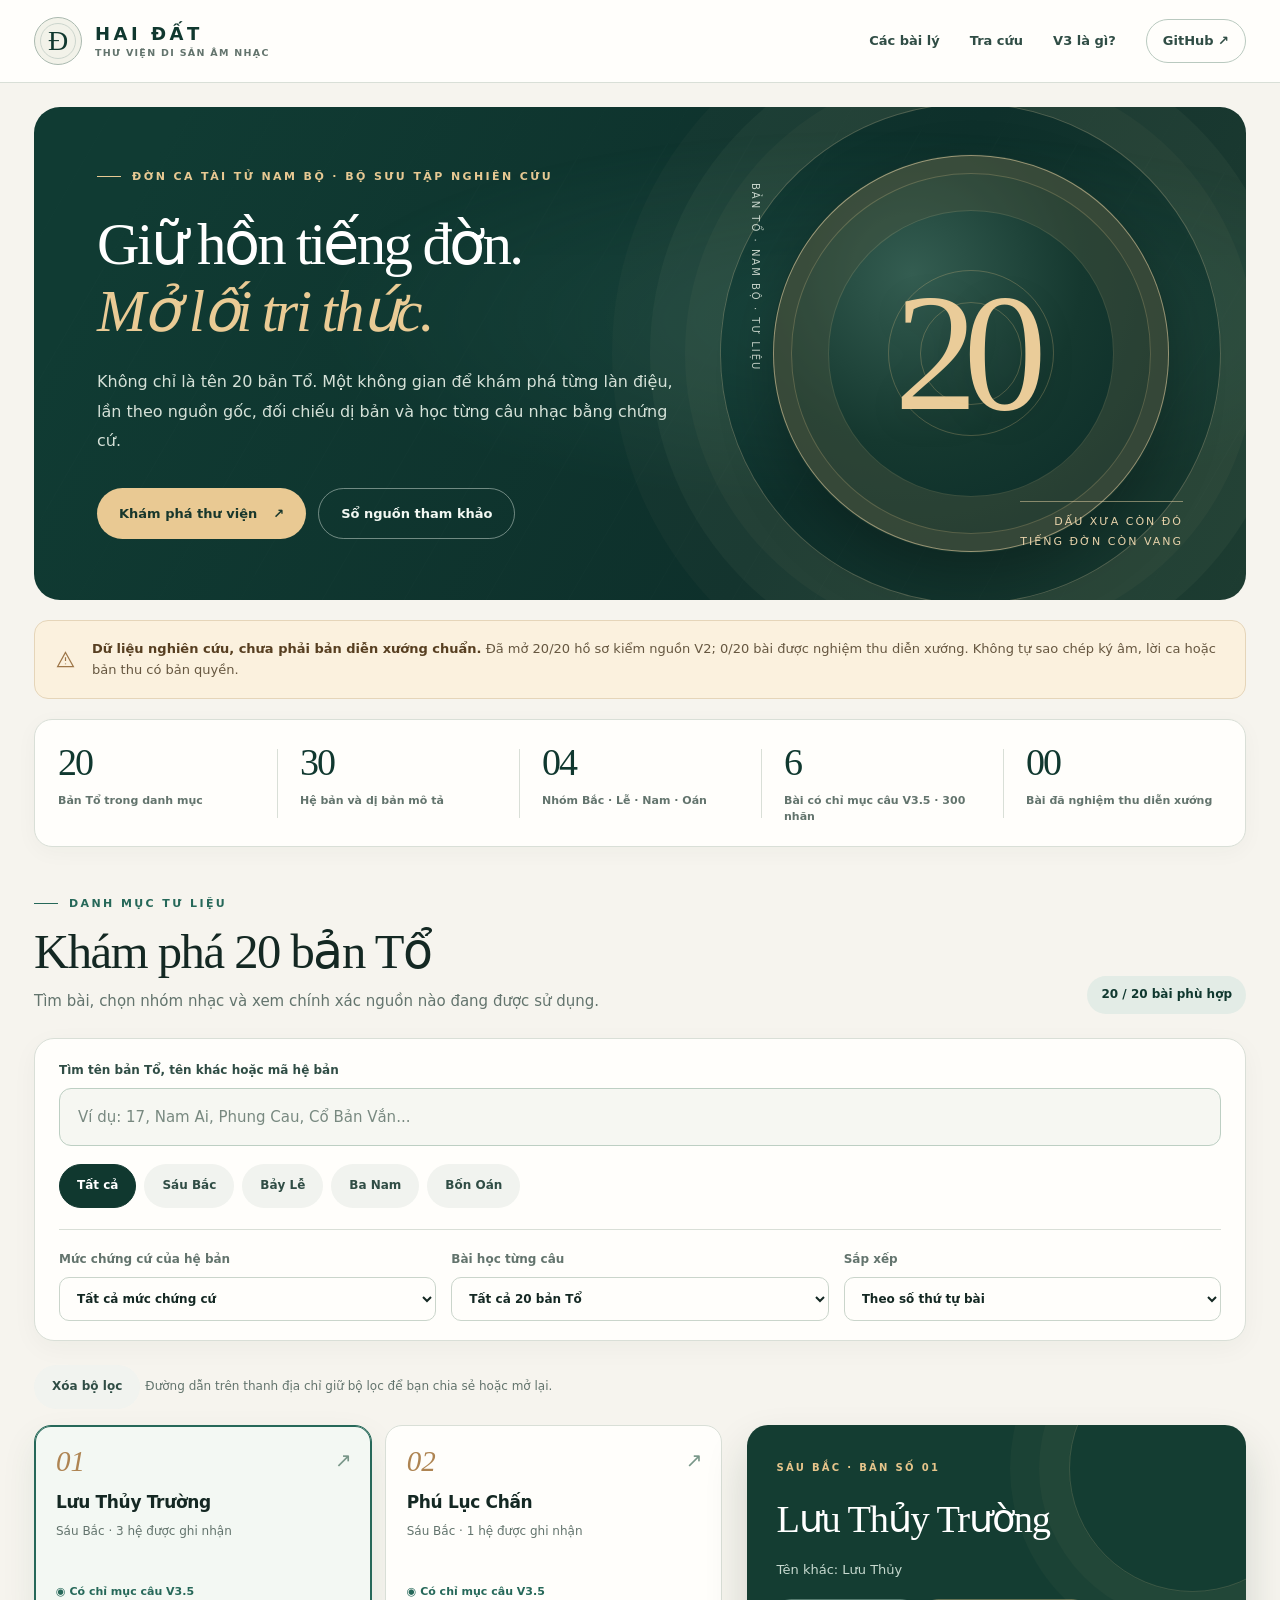
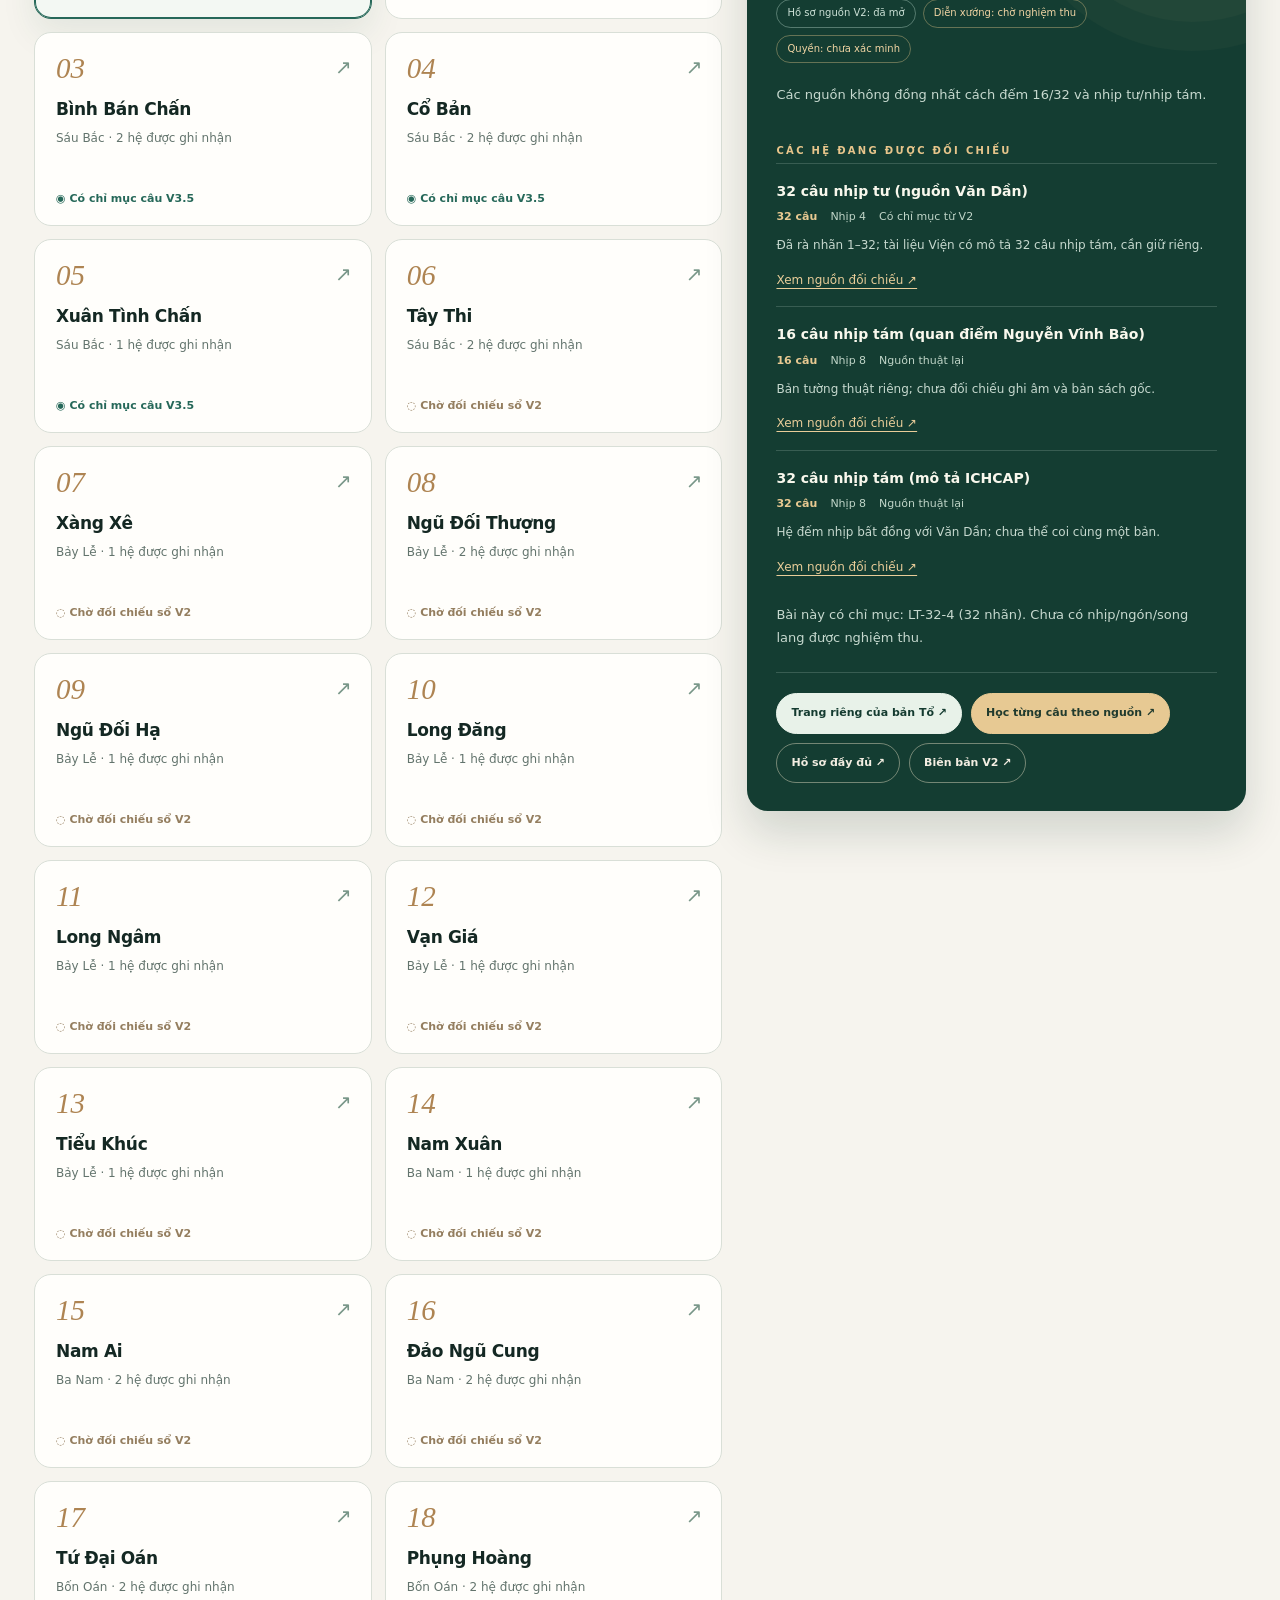
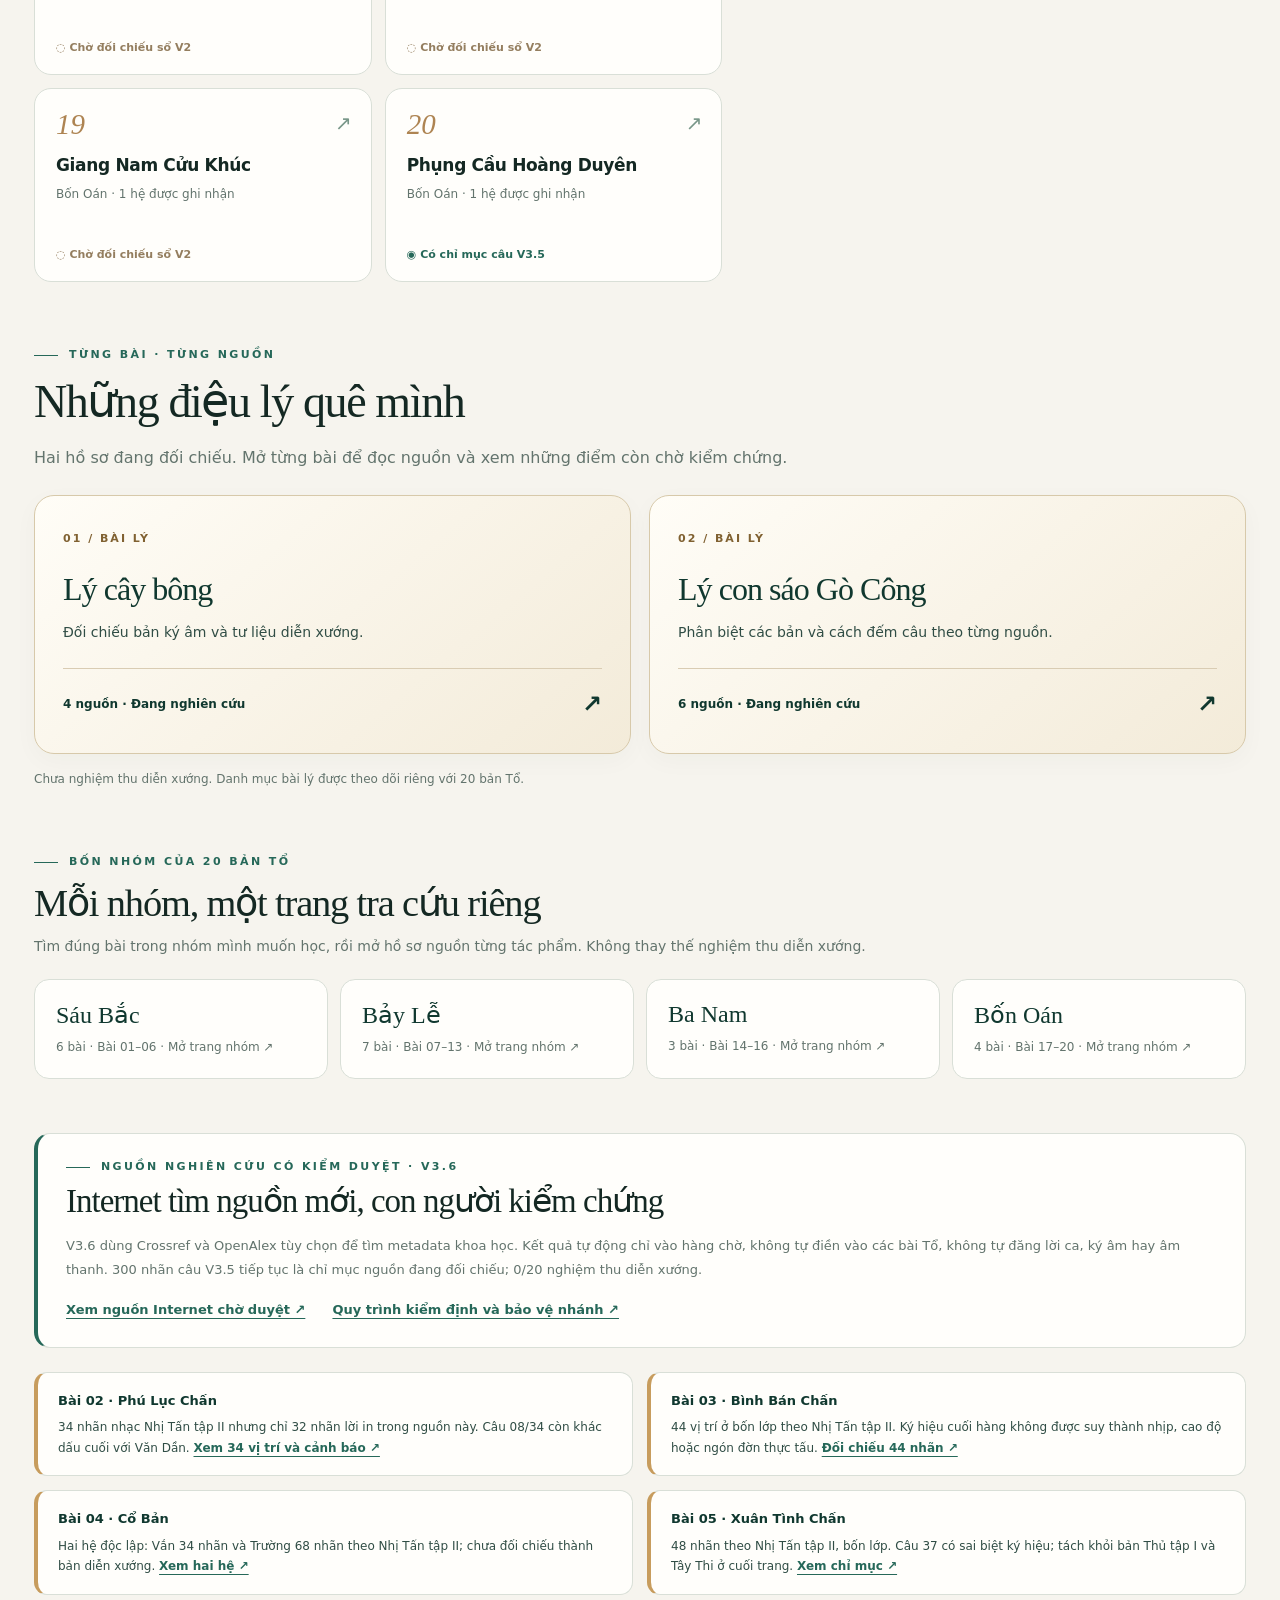
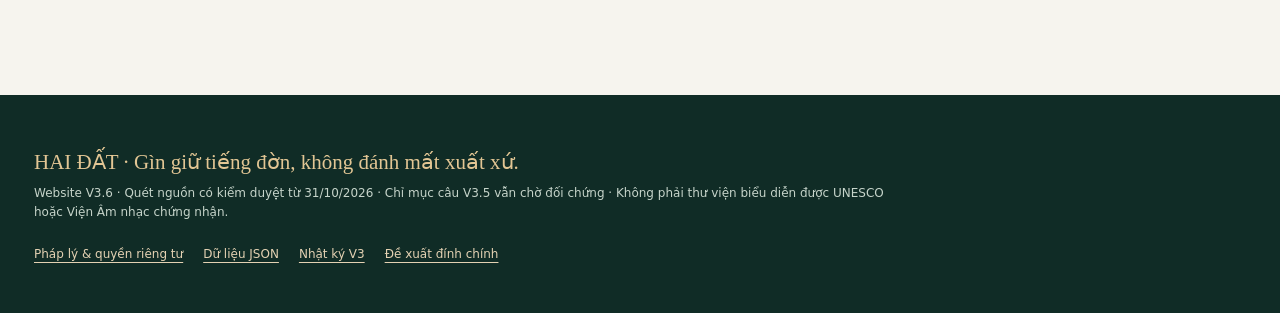
<file: web/v3/index.html>
<!doctype html>
<html lang="vi">
<head>
  <meta charset="utf-8">
  <meta name="viewport" content="width=device-width, initial-scale=1">
  <meta name="color-scheme" content="light">
  <meta name="theme-color" content="#f6f4ee">
  <meta name="description" content="HAI ĐẤT V3 — Tra cứu 20 bản Tổ Đờn ca tài tử Nam Bộ, có nguồn, dị bản và mức kiểm chứng rõ ràng.">
  <title>HAI ĐẤT V3.6 · Thư viện 20 bản Tổ</title>
  <style>

/* HAI ĐẤT / Heritage Editorial — V3.2 design system. Pure CSS, zero third-party assets. */
:root{
  color-scheme:light;
  --paper:#f6f4ee;--surface:#fffefb;--surface-2:#f0eee6;
  --ink:#142823;--ink-soft:#304d45;--muted:#63746d;--line:#d9dfd7;
  --forest:#10382f;--forest-2:#17483c;--jade:#266859;
  --gold:#c79c5d;--gold-light:#e7c993;--gold-wash:#fbf1de;
  --danger:#8c4c3d;--shadow:0 16px 40px rgba(17,51,40,.07);
  --radius:20px
}
*{box-sizing:border-box}
html{scroll-behavior:smooth;scroll-padding-top:100px}
body{margin:0;min-width:280px;background:var(--paper);color:var(--ink);font:16px/1.65 system-ui,-apple-system,"Segoe UI",sans-serif;-webkit-font-smoothing:antialiased}
button,input,select{font:inherit}
button{cursor:pointer}
a{color:var(--jade);text-underline-offset:4px}
a:hover{color:#153e32}
:focus-visible{outline:3px solid var(--gold);outline-offset:4px}
::selection{color:#fff;background:var(--jade)}
.container{max-width:1280px;margin:auto;padding:0 34px}
.top{background:rgba(255,254,251,.96);border-bottom:1px solid var(--line);position:sticky;top:0;z-index:30;backdrop-filter:blur(18px)}
.top-inner{display:flex;align-items:center;justify-content:space-between;gap:22px;min-height:82px}
.brand{display:inline-flex;gap:13px;align-items:center;text-decoration:none;color:var(--forest);flex-shrink:0}
.mark{display:grid;place-items:center;width:48px;height:48px;border-radius:50%;border:1px solid #aab9af;position:relative;background:#f2f2e9;color:var(--forest);font:500 28px Georgia,serif}
.mark:after{content:"";position:absolute;inset:5px;border:1px solid #ccd5cd;border-radius:50%}
.brand strong{display:block;font-size:18px;letter-spacing:3.5px;line-height:1.3;font-weight:800}
.brand small{display:block;color:var(--muted);letter-spacing:1.3px;font-weight:650;font-size:9.5px;line-height:1.45}
.top-links{display:flex;align-items:center;gap:30px}
.top-links a{color:var(--ink-soft);text-decoration:none;font-size:13px;font-weight:650}
.top-links a:hover{color:var(--jade)}
.top-links a:last-child{border:1px solid #b9c9bf;padding:10px 16px;border-radius:100px}
.hero{position:relative;display:grid;grid-template-columns:minmax(0,1fr) minmax(270px,.66fr);gap:20px;margin:31px 0 0;padding:76px 5.2%;min-height:520px;border-radius:26px;overflow:hidden;background:linear-gradient(118deg,#103b33 10%,#0e302b 65%,#18382e 100%);color:#fff}
.hero:before{content:"";position:absolute;inset:0;opacity:.24;pointer-events:none;background:radial-gradient(ellipse at 69% 43%,#3d806f 0,transparent 48%),repeating-linear-gradient(120deg,transparent 0,transparent 69px,rgba(222,239,219,.05) 70px,transparent 71px)}
.hero-copy{z-index:2;align-self:center;position:relative}
.eyebrow{display:flex;align-items:center;gap:11px;color:var(--jade);font-size:11px;font-weight:800;letter-spacing:2.4px;text-transform:uppercase}
.eyebrow:before{content:"";display:block;height:1px;width:24px;background:currentColor}
.hero .eyebrow{color:var(--gold-light)}
h1,h2,h3{font-family:Georgia,"Times New Roman",serif;font-weight:500;line-height:1.14;letter-spacing:-.03em}
h1{font-size:clamp(44px,5.1vw,78px);max-width:800px;letter-spacing:-.045em;margin:25px 0 22px}
.hero h1 em{font-weight:400;color:#eacb95;font-style:italic}
.hero p{max-width:580px;color:#d5e1d8;font-size:16px;line-height:1.85;margin:0 0 32px}
.hero-actions{display:flex;align-items:center;flex-wrap:wrap;gap:12px}
.primary,.secondary{display:inline-flex;gap:16px;align-items:center;justify-content:center;min-height:51px;padding:12px 22px;text-decoration:none;border-radius:100px;font-size:13px;font-weight:750;transition:transform .2s ease,background .2s ease,border-color .2s ease}
.primary{background:#e9c993;color:#18372c}
.primary:hover{color:#18372c;background:#f4dba9;transform:translateY(-2px)}
.secondary{border:1px solid rgba(228,239,230,.46);color:#f3f8f3}
.secondary:hover{border-color:#edd7b5;color:#fff;transform:translateY(-2px)}
.hero-art{position:relative;min-height:300px;align-self:stretch;display:grid;place-items:center;isolation:isolate}
.hero-art:before{content:"";position:absolute;width:min(39vw,520px);height:min(39vw,520px);border:1px solid rgba(232,211,166,.29);border-radius:50%;box-shadow:0 0 0 35px rgba(232,211,166,.03),0 0 0 70px rgba(232,211,166,.04),0 0 0 108px rgba(232,211,166,.025);transform:rotate(-17deg)}
.art-disc{display:grid;place-items:center;aspect-ratio:1;width:min(31vw,408px);border-radius:50%;background:radial-gradient(circle at 35% 30%,#345d51 0,#15382f 45%,#0c2d29 80%);border:1px solid rgba(238,211,162,.6);box-shadow:0 0 0 1px #15352c,inset 0 0 0 17px rgba(11,40,34,.44),inset 0 0 0 18px rgba(237,199,137,.24),inset 0 0 0 54px rgba(11,40,34,.33),inset 0 0 0 55px rgba(237,199,137,.18),0 22px 55px rgba(0,0,0,.25);position:relative}
.art-disc:before,.art-disc:after{content:"";position:absolute;border-radius:50%;border:1px solid rgba(237,199,137,.25)}
.art-disc:before{inset:29%}.art-disc:after{inset:37%}
.art-disc strong{font:500 clamp(92px,13vw,190px)/1 Georgia,serif;letter-spacing:-14px;color:#eacc99;text-shadow:0 6px 35px rgba(0,0,0,.15);margin-right:15px}
.art-corner{position:absolute;bottom:0;right:0;padding:10px 0 0;border-top:1px solid rgba(232,211,166,.5);color:#e7d2aa;font:11px/1.8 system-ui,sans-serif;text-transform:uppercase;letter-spacing:2px;text-align:right}
.art-axis{position:absolute;top:7%;left:-3%;font-size:10px;letter-spacing:2px;writing-mode:vertical-rl;color:#c9d6cc;text-transform:uppercase}
.notice{display:flex;align-items:center;gap:17px;max-width:100%;margin:28px 0 26px;padding:17px 21px;border-radius:14px;border:1px solid #e5d5b9;background:var(--gold-wash);font-size:13px;color:#665740}
.notice svg{flex-shrink:0;stroke:#9d7648}
.notice strong{display:inline;color:#573f21;font-weight:800}
.stats{display:grid;grid-template-columns:repeat(5,minmax(0,1fr));gap:0;margin:0 0 100px;background:var(--surface);border:1px solid var(--line);border-radius:18px;overflow:hidden;box-shadow:0 5px 22px rgba(24,54,38,.035)}
.stat{padding:25px 23px;min-width:0;position:relative}
.stat:not(:first-child):before{content:"";height:55%;width:1px;background:var(--line);position:absolute;left:0;top:23%}
.stat strong{display:block;font:500 38px/1.18 Georgia,serif;color:var(--forest);letter-spacing:-2px}
.stat span{display:block;margin-top:8px;font-size:11px;line-height:1.5;color:var(--muted);font-weight:650}
.intro{display:flex;align-items:end;justify-content:space-between;gap:22px;margin:0 0 24px}
.intro h2{margin:12px 0 9px;font-size:clamp(35px,3.8vw,54px)}
.intro p{margin:0;color:var(--muted);font-size:15px}
.hint{color:var(--muted);font-size:12px}
#result-count{background:#e3ece6;border-radius:100px;padding:9px 14px;font-weight:700;color:var(--forest);white-space:nowrap}
.controls{background:var(--surface);border:1px solid var(--line);border-radius:20px;padding:22px 24px 19px;margin-bottom:24px;box-shadow:0 7px 27px rgba(24,54,38,.04)}
.controls>label{display:block;margin-bottom:7px;font-size:12px;font-weight:700;color:var(--ink-soft)}
.search{display:block;width:100%;background:#f6f7f2;color:var(--ink);border:1px solid #bdcfc3;border-radius:12px;padding:16px 18px;outline:none;font-size:15px}
.search::placeholder{color:#788980}
.search:focus-visible{border-color:var(--jade);box-shadow:0 0 0 3px rgba(37,102,83,.13)}
.tabs{display:flex;gap:8px;flex-wrap:wrap;margin:18px 0 0}
.tab{padding:10px 17px;background:#f1f3ef;border:1px solid transparent;border-radius:100px;color:var(--ink-soft);font-size:12px;font-weight:700;transition:background .2s,border-color .2s}
.tab:hover{background:#e4ece5}
.tab[aria-pressed="true"]{background:var(--forest);color:white;border-color:var(--forest)}
.advanced{display:grid;grid-template-columns:repeat(3,minmax(0,1fr));gap:15px;margin-top:21px;border-top:1px solid var(--line);padding-top:20px}
.advanced label{display:flex;flex-direction:column;gap:7px;min-width:0;color:var(--muted);font-size:12px;font-weight:700}
.advanced select{width:100%;min-width:0;color:var(--ink);background:var(--surface);border:1px solid #cad5cb;border-radius:10px;padding:12px 13px;font-size:12px;font-weight:600}
.layout{display:grid;grid-template-columns:minmax(0,1.16fr) minmax(350px,.84fr);align-items:start;gap:25px}
.pieces{display:grid;grid-template-columns:repeat(2,minmax(0,1fr));gap:13px}
.piece{min-width:0;min-height:194px;padding:21px 21px 18px;border-radius:17px;border:1px solid var(--line);background:var(--surface);color:var(--ink);text-align:left;display:flex;flex-direction:column;gap:8px;position:relative;transition:border-color .2s,transform .2s,box-shadow .2s}
.piece:hover{border-color:#9cb8a8;transform:translateY(-2px);box-shadow:0 12px 30px rgba(26,64,50,.07)}
.piece[aria-pressed="true"]{border-color:var(--jade);background:#f3f8f3;box-shadow:inset 0 0 0 1px var(--jade),0 15px 35px rgba(23,80,55,.085)}
.piece:after{content:"↗";font-size:20px;position:absolute;right:19px;top:18px;color:#789688;transition:transform .2s}
.piece:hover:after{transform:translate(2px,-2px);color:var(--jade)}
.piece .num{font:italic 500 29px/1 Georgia,serif;color:#ae8452;margin:0 0 7px}
.piece strong{font-size:17px;font-weight:750;line-height:1.35;letter-spacing:-.02em;padding-right:14px}
.piece small{font-size:12px;line-height:1.5;color:var(--muted)}
.piece .piece-status{margin-top:auto;color:var(--jade);font-size:11px;font-weight:750}
.piece .piece-status.pending{color:#947e5f}
.detail{background:#143d32;color:#eef7ef;border-radius:21px;padding:28px 29px;position:sticky;top:102px;box-shadow:0 22px 43px rgba(19,51,39,.16);overflow:hidden}
.detail:before{content:"";position:absolute;right:-70px;top:-80px;width:245px;height:245px;border:1px solid rgba(227,203,149,.19);border-radius:50%;box-shadow:0 0 0 30px rgba(227,203,149,.035),0 0 0 59px rgba(227,203,149,.035);pointer-events:none}
.detail>*{position:relative}
.detail .tag{display:inline-block;text-transform:uppercase;letter-spacing:2.3px;font-size:10px;color:#e7c58b;font-weight:800}
.detail h3{font-size:clamp(28px,3vw,39px);margin:17px 0 17px;line-height:1.16;color:#fff}
.detail p{font-size:13px;color:#c7d9cf;margin:10px 0 18px;line-height:1.78}
.pills{display:flex;flex-wrap:wrap;gap:7px;margin:14px 0 20px}
.pill{font-size:10px;color:#f0d4a3;border:1px solid rgba(232,200,140,.39);padding:5px 10px;border-radius:100px}
.pill.neutral{color:#cce1d6;border-color:rgba(202,233,219,.36)}
.variant{padding:18px 0 14px;border-top:1px solid rgba(219,236,224,.18)}
.variant strong{font-size:14px;display:block;color:#f9f8ed;line-height:1.4}
.variant p{font-size:12px;margin:9px 0}
.variant .meta{display:flex;flex-wrap:wrap;gap:8px 13px;color:#c0d5c8;font-size:11px;margin-top:7px}
.variant .meta b{color:#e9ca92}
.variant a{display:inline-flex;font-size:12px;color:#e9cd99;text-underline-offset:4px;margin-top:4px}
.detail-links{display:flex;flex-wrap:wrap;gap:9px;border-top:1px solid rgba(219,236,224,.18);padding-top:20px;margin-top:23px}
.detail-links a{display:inline-flex;align-items:center;justify-content:center;border:1px solid rgba(233,224,198,.45);border-radius:100px;padding:10px 14px;color:#f3eee2;font-size:11px;font-weight:750;text-decoration:none}
.detail-links a:hover{background:rgba(255,255,255,.09);color:white}
.detail-links a.study-link{background:var(--gold-light);color:#213b2e;border-color:var(--gold-light)}
.detail-links a.piece-page-link{background:#e8f2e9;color:#143b30;border-color:#e8f2e9}
.empty{grid-column:1/-1;background:var(--surface);border:1px dashed #bac9ba;padding:30px;border-radius:14px;color:var(--muted);font-size:13px}
footer{margin-top:100px;padding:55px 0 48px;background:#102c26;color:#c6d4ca}
footer .container{display:grid;gap:8px}
footer strong{color:#e2c694;font:500 21px Georgia,serif}
footer p{margin:0;font-size:12px;max-width:850px}
.footer-links{display:flex;flex-wrap:wrap;gap:20px;margin-top:14px}
.footer-links a{color:#e4d2b3;font-size:12px}
@media(max-width:1060px){
  .hero{grid-template-columns:minmax(0,1fr) minmax(250px,.52fr);padding:55px 45px}
  .layout{grid-template-columns:minmax(0,1.2fr) minmax(310px,.8fr);gap:16px}
  .pieces{gap:10px}.detail{padding:23px}
}
@media(max-width:960px){
  .layout{grid-template-columns:1fr}.detail{position:relative;top:auto}
  .stats{grid-template-columns:repeat(3,1fr)}.stat:nth-child(4):before{display:none}
  .hero{grid-template-columns:1fr minmax(175px,.44fr);padding:55px 34px;min-height:440px}
  .hero-art{min-height:250px}
  .art-disc{width:min(100%,235px)}.art-disc strong{font-size:clamp(72px,11vw,120px)}
}
@media(max-width:700px){
  .container{padding:0 18px}.top-inner{min-height:70px}
  .top-links{gap:16px}.top-links a{font-size:11px}.top-links a:nth-child(2){display:none}
  .brand strong{font-size:16px}.brand small{font-size:8px}.mark{width:39px;height:39px;font-size:24px}
  .hero{grid-template-columns:1fr;gap:0;margin:16px 0 0;padding:40px 26px 28px;min-height:0;border-radius:18px}
  .hero h1{font-size:clamp(39px,9vw,60px);margin:18px 0}
  .hero p{font-size:14px;line-height:1.7}.hero-art{display:none}
  .notice{margin:20px 0;padding:14px 16px;align-items:start;font-size:12px}
  .stats{grid-template-columns:repeat(2,1fr);margin-bottom:66px}
  .stat{padding:18px}.stat:before{display:none}.stat:nth-child(odd){border-right:1px solid var(--line)}
  .stat:nth-child(n+3){border-top:1px solid var(--line)}
  .stat strong{font-size:32px}.stat span{font-size:11px}
  .advanced{grid-template-columns:1fr;gap:12px}
  .intro{display:block}.intro h2{font-size:40px}
  #result-count{display:inline-flex;margin-top:13px}
  .controls{padding:18px}.tabs{gap:5px}.tab{padding:9px 12px}
  .pieces{grid-template-columns:repeat(2,minmax(0,1fr))}.piece{min-height:173px;padding:16px}
  .piece strong{font-size:14px}.piece .num{font-size:23px}
  .detail{padding:24px}.detail-links a{min-height:42px}
  footer{margin-top:65px;padding:42px 0}
}
@media(max-width:560px){
  .container{padding:0 16px}.top-inner{gap:10px}.top-links{gap:8px}.top-links a:first-child{display:none}.top-links a:last-child{padding:8px 10px}
  .hero{padding:35px 23px 29px}.hero h1{font-size:clamp(38px,10vw,49px)}
  .hero .eyebrow{font-size:9px;letter-spacing:1.6px}
  .hero-actions{gap:9px}.primary,.secondary{padding:11px 17px;font-size:12px}
  .intro h2{font-size:36px}
  .pieces{grid-template-columns:1fr}.piece{min-height:136px;padding:19px 21px;gap:6px}
  .piece strong{font-size:17px}.piece small{font-size:12px}
  .piece .num{margin-bottom:0}
  .detail{padding:24px 20px}
}
@media(prefers-reduced-motion:reduce){
  *,*:before,*:after{scroll-behavior:auto!important;transition:none!important;animation:none!important}
}

  
.group-directory{margin:-65px 0 75px}
.group-directory h2{font-size:clamp(28px,3vw,39px);margin:10px 0 10px}
.group-directory p{font-size:14px;color:var(--muted);margin:0 0 20px}
.group-directory-grid{display:grid;grid-template-columns:repeat(4,minmax(0,1fr));gap:12px}
.group-directory-grid a{background:var(--surface);border:1px solid var(--line);border-radius:15px;min-width:0;display:flex;flex-direction:column;gap:9px;padding:21px;text-decoration:none;transition:border-color .2s,transform .2s}
.group-directory-grid a:hover{border-color:var(--jade);transform:translateY(-2px)}
.group-directory-grid strong{font:500 24px Georgia,serif;color:var(--forest)}
.group-directory-grid span{font-size:12px;color:var(--muted)}
@media(max-width:930px){.group-directory-grid{grid-template-columns:repeat(2,minmax(0,1fr))}}
@media(max-width:560px){.group-directory{margin:-45px 0 58px}.group-directory-grid{grid-template-columns:1fr}.group-directory-grid a{padding:17px}}
.v36-sources{padding:24px 28px;margin:-64px 0 86px;border:1px solid var(--line);border-left:4px solid var(--jade);border-radius:16px;background:var(--surface)}
.v36-sources h2{font-size:clamp(25px,2.8vw,33px);margin:7px 0 13px}
.v36-sources p{font-size:13px;color:var(--muted);line-height:1.85;margin:0 0 14px}
.v36-sources a{display:inline-block;font-size:13px;font-weight:750;margin-right:22px}
@media(max-width:700px){.v36-sources{margin:-42px 0 62px;padding:20px}}
.v33-context{display:grid;grid-template-columns:repeat(2,minmax(0,1fr));gap:14px;margin:-1px 0 26px}
.v33-context>div{border:1px solid var(--line);border-left:4px solid var(--gold);border-radius:13px;background:var(--surface);padding:17px 20px;font-size:12px;color:var(--ink-soft);line-height:1.72}
.v33-context strong{display:block;color:var(--forest);font-size:13px;margin-bottom:5px}
.v33-context a{font-weight:750}
@media(max-width:700px){.v33-context{grid-template-columns:1fr;margin:0 0 25px}.v33-context>div{padding:15px}}

/* Navigation refresh: shorter introduction, clear collections and touch targets. */
.skip-link{position:fixed;top:-100px;left:16px;z-index:100;padding:12px 18px;background:#10382f;color:white;border-radius:12px}.skip-link:focus{top:12px;color:white}
.hero{min-height:390px;padding:48px 5.2%;margin-top:24px}.hero h1{font-size:clamp(42px,4.6vw,66px)}
.stats{margin-bottom:48px}.stat{padding:20px 23px}.notice{margin:20px 0}
#tra-cuu,#bai-ly,#nguon{scroll-margin-top:0}
.ly-directory{margin:64px 0}.ly-directory h2{font-size:clamp(30px,3.8vw,46px);margin:12px 0}.ly-directory>p{color:var(--muted)}
.ly-cards{display:grid;grid-template-columns:repeat(2,minmax(0,1fr));gap:18px;margin:24px 0 16px}
.ly-card{display:block;padding:28px;border:1px solid #d7c9aa;border-radius:20px;background:linear-gradient(140deg,#fffdf7,#f3ebd9);text-decoration:none;color:var(--forest);box-shadow:0 7px 25px #10382f08;transition:transform .2s,border-color .2s}
.ly-card:hover{transform:translateY(-3px);border-color:#997644}.ly-number{font-size:11px;letter-spacing:2px;font-weight:750;color:#806131}.ly-card h3{font-size:32px;margin:20px 0 10px}.ly-card p{font-size:14px;color:var(--ink-soft)}.ly-meta{display:flex;align-items:center;justify-content:space-between;gap:12px;border-top:1px solid #d9ccb3;padding-top:16px;margin-top:24px;font-size:12px;font-weight:700}.ly-meta b{font-size:24px}
.group-directory{margin:54px 0}.v36-sources{margin:54px 0 24px}.v33-context{margin:24px 0}
.tab,.advanced select{min-height:44px}.top-links a{min-height:44px;display:inline-flex;align-items:center}
@media(max-width:700px){.hero{min-height:0;padding:32px 24px}.hero h1{font-size:clamp(38px,9vw,54px)}.stats{margin-bottom:36px}.stat{padding:16px}.ly-cards{grid-template-columns:1fr}.ly-directory{margin:44px 0}.ly-card{padding:24px}.group-directory{margin:42px 0}.v36-sources{margin:42px 0 24px}.top-links a:not(:last-child){display:none}}
</style>
</head>
<body>
  <a class="skip-link" href="#tra-cuu">Bỏ qua phần giới thiệu, tới tra cứu</a>
  <header class="top">
    <div class="container top-inner">
      <a class="brand" href="#dau-trang" aria-label="HAI ĐẤT - về đầu trang">
        <span class="mark" aria-hidden="true">Đ</span>
        <span><strong>HAI ĐẤT</strong><small>THƯ VIỆN DI SẢN ÂM NHẠC</small></span>
      </a>
      <nav class="top-links" aria-label="Điều hướng">
        <a href="#bai-ly">Các bài lý</a>
        <a href="#tra-cuu">Tra cứu</a>
        <a href="https://github.com/Form997/Vong-co/blob/main/docs/v3-khoi-dong.md" target="_blank" rel="noopener noreferrer">V3 là gì?</a>
        <a href="https://github.com/Form997/Vong-co/tree/main" target="_blank" rel="noopener noreferrer">GitHub ↗</a>
      </nav>
    </div>
  </header>
  <main class="container" id="dau-trang">
    <section class="hero" aria-labelledby="hero-title">
      <div class="hero-copy"><div class="eyebrow">Đờn ca tài tử Nam Bộ · Bộ sưu tập nghiên cứu</div>
      <h1 id="hero-title">Giữ hồn tiếng đờn.<br><em>Mở lối tri thức.</em></h1>
      <p>Không chỉ là tên 20 bản Tổ. Một không gian để khám phá từng làn điệu, lần theo nguồn gốc, đối chiếu dị bản và học từng câu nhạc bằng chứng cứ.</p>
      <div class="hero-actions">
        <a class="primary" href="#tra-cuu">Khám phá thư viện <span aria-hidden="true">↗</span></a>
        <a class="secondary" href="https://github.com/Form997/Vong-co/blob/main/docs/nguon-tham-khao.md" target="_blank" rel="noopener noreferrer">Sổ nguồn tham khảo</a>
      </div></div>
      <div class="hero-art" aria-hidden="true">
        <div class="art-axis">BẢN TỔ · NAM BỘ · TƯ LIỆU</div>
        <div class="art-disc"><strong>20</strong></div>
        <div class="art-corner">Dấu xưa còn đó<br>Tiếng đờn còn vang</div>
      </div>
    </section>
    <aside class="notice" role="note">
      <svg width="19" height="19" viewBox="0 0 24 24" fill="none" stroke="currentColor" aria-hidden="true"><path d="M12 3 2 21h20L12 3Z" stroke-width="1.5"/><path d="M12 9v5m0 3v1" stroke-width="1.5"/></svg>
      <div><strong>Dữ liệu nghiên cứu, chưa phải bản diễn xướng chuẩn.</strong> Đã mở 20/20 hồ sơ kiểm nguồn V2; 0/20 bài được nghiệm thu diễn xướng. Không tự sao chép ký âm, lời ca hoặc bản thu có bản quyền.</div>
    </aside>
    <section class="stats" aria-label="Tổng quan dữ liệu">
      <div class="stat"><strong id="count-pieces">20</strong><span>Bản Tổ trong danh mục</span></div>
      <div class="stat"><strong id="count-variants">—</strong><span>Hệ bản và dị bản mô tả</span></div>
      <div class="stat"><strong>04</strong><span>Nhóm Bắc · Lễ · Nam · Oán</span></div>
      <div class="stat"><strong id="count-lessons">—</strong><span>Bài có chỉ mục câu V3.5 · 300 nhãn</span></div>
      <div class="stat"><strong>00</strong><span>Bài đã nghiệm thu diễn xướng</span></div>
    </section>
    <section id="tra-cuu" aria-labelledby="browse-title">
      <div class="intro">
        <div><div class="eyebrow">Danh mục tư liệu</div><h2 id="browse-title">Khám phá 20 bản Tổ</h2><p>Tìm bài, chọn nhóm nhạc và xem chính xác nguồn nào đang được sử dụng.</p></div>
        <span class="hint" id="result-count" aria-live="polite">Đang tải dữ liệu…</span>
      </div>
      <div class="controls">
        <label for="search" class="hint">Tìm tên bản Tổ, tên khác hoặc mã hệ bản</label>
        <input id="search" class="search" type="search" autocomplete="off" placeholder="Ví dụ: 17, Nam Ai, Phung Cau, Cổ Bản Vắn..." maxlength="100" aria-label="Tìm kiếm bản Tổ">
        <div id="filters" class="tabs" role="group" aria-label="Lọc theo nhóm nhạc">
          <button type="button" class="tab" data-group="all" aria-pressed="true">Tất cả</button>
          <button type="button" class="tab" data-group="sau-bac" aria-pressed="false">Sáu Bắc</button>
          <button type="button" class="tab" data-group="bay-le" aria-pressed="false">Bảy Lễ</button>
          <button type="button" class="tab" data-group="ba-nam" aria-pressed="false">Ba Nam</button>
          <button type="button" class="tab" data-group="bon-oan" aria-pressed="false">Bốn Oán</button>
        </div>
        <div class="advanced">
          <label for="evidence">Mức chứng cứ của hệ bản
            <select id="evidence" aria-label="Lọc theo mức chứng cứ">
              <option value="all">Tất cả mức chứng cứ</option>
              <option value="source_indexed">Đã định vị trong hồ sơ V2</option>
              <option value="source_reported">Nguồn được thuật lại</option>
              <option value="derived_unverified">Ánh xạ chưa kiểm chứng</option>
            </select>
          </label>
          <label for="lesson-status">Bài học từng câu
            <select id="lesson-status" aria-label="Lọc bài có chỉ mục học câu">
              <option value="all">Tất cả 20 bản Tổ</option>
              <option value="indexed">Có chỉ mục nguồn V3.5</option>
              <option value="pending">Chưa chuẩn hóa sổ V2 thành bài học</option>
            </select>
          </label>
          <label for="sort-order">Sắp xếp
            <select id="sort-order" aria-label="Chọn thứ tự sắp xếp">
              <option value="number">Theo số thứ tự bài</option>
              <option value="name">Theo tên bài (A–Z)</option>
            </select>
          </label>
        </div>
      </div>
      <p><button type="button" class="tab" id="reset-filters">Xóa bộ lọc</button>
        <span class="hint">Đường dẫn trên thanh địa chỉ giữ bộ lọc để bạn chia sẻ hoặc mở lại.</span></p>
      <div class="layout">
        <div id="pieces" class="pieces" aria-label="Danh sách 20 bản Tổ" aria-live="polite">
          <p class="empty">Đang nạp danh mục V3 từ dữ liệu JSON...</p>
        </div>
        <aside class="detail" id="detail" aria-label="Thông tin bản Tổ" aria-live="polite">
          <div class="tag">Hồ sơ chuyên đề</div>
          <h3>Khám phá từng giai điệu</h3>
          <p>Chọn một tác phẩm bên trái để mở nhanh hồ sơ, nguồn tham khảo và các hệ bản đang được nghiên cứu.</p>
        </aside>
      </div>
    </section>
    <section id="bai-ly" class="ly-directory" aria-labelledby="ly-title">
      <div class="eyebrow">Từng bài · Từng nguồn</div>
      <h2 id="ly-title">Những điệu lý quê mình</h2>
      <p>Hai hồ sơ đang đối chiếu. Mở từng bài để đọc nguồn và xem những điểm còn chờ kiểm chứng.</p>
      <div class="ly-cards">
        <a id="ly-dossier-link" class="ly-card" href="../../ly/01-ly-cay-bong/"><span class="ly-number">01 / BÀI LÝ</span><h3>Lý cây bông</h3><p>Đối chiếu bản ký âm và tư liệu diễn xướng.</p><span class="ly-meta">4 nguồn · Đang nghiên cứu <b aria-hidden="true">↗</b></span></a>
        <a id="ly-dossier-002-link" class="ly-card" href="../../ly/02-ly-con-sao-go-cong/"><span class="ly-number">02 / BÀI LÝ</span><h3>Lý con sáo Gò Công</h3><p>Phân biệt các bản và cách đếm câu theo từng nguồn.</p><span class="ly-meta">6 nguồn · Đang nghiên cứu <b aria-hidden="true">↗</b></span></a>
      </div><p class="hint">Chưa nghiệm thu diễn xướng. Danh mục bài lý được theo dõi riêng với 20 bản Tổ.</p>
    </section>
    <section class="group-directory" aria-labelledby="groups-title">
      <div class="eyebrow">Bốn nhóm của 20 bản Tổ</div>
      <h2 id="groups-title">Mỗi nhóm, một trang tra cứu riêng</h2>
      <p>Tìm đúng bài trong nhóm mình muốn học, rồi mở hồ sơ nguồn từng tác phẩm. Không thay thế nghiệm thu diễn xướng.</p>
      <nav class="group-directory-grid" aria-label="Mở bốn trang nhóm bản Tổ">
        <a href="../../nhom/sau-bac/"><strong>Sáu Bắc</strong><span>6 bài · Bài 01–06 · Mở trang nhóm ↗</span></a>
        <a href="../../nhom/bay-le/"><strong>Bảy Lễ</strong><span>7 bài · Bài 07–13 · Mở trang nhóm ↗</span></a>
        <a href="../../nhom/ba-nam/"><strong>Ba Nam</strong><span>3 bài · Bài 14–16 · Mở trang nhóm ↗</span></a>
        <a href="../../nhom/bon-oan/"><strong>Bốn Oán</strong><span>4 bài · Bài 17–20 · Mở trang nhóm ↗</span></a>
      </nav>
    </section>
    <section class="v36-sources" id="nguon" aria-labelledby="v36-title">
      <div class="eyebrow">Nguồn nghiên cứu có kiểm duyệt · V3.6</div>
      <h2 id="v36-title">Internet tìm nguồn mới, con người kiểm chứng</h2>
      <p>V3.6 dùng Crossref và OpenAlex tùy chọn để tìm metadata khoa học. Kết quả tự động chỉ vào hàng chờ, không tự điền vào các bài Tổ, không tự đăng lời ca, ký âm hay âm thanh. 300 nhãn câu V3.5 tiếp tục là chỉ mục nguồn đang đối chiếu; 0/20 nghiệm thu diễn xướng.</p>
      <a href="https://github.com/Form997/Vong-co/issues/23" target="_blank" rel="noopener noreferrer">Xem nguồn Internet chờ duyệt ↗</a>
      <a href="https://github.com/Form997/Vong-co/blob/main/docs/v3.6-tu-dong-nguon-va-bao-ve-nhanh.md" target="_blank" rel="noopener noreferrer">Quy trình kiểm định và bảo vệ nhánh ↗</a>
    </section>
    <section class="v33-context" aria-label="Những điểm nghiên cứu về nguồn">
      <div><strong>Bài 02 · Phú Lục Chấn</strong>34 nhãn nhạc Nhị Tấn tập II nhưng chỉ 32 nhãn lời in trong nguồn này. Câu 08/34 còn khác dấu cuối với Văn Dần. <a href="../../bai/02-phu-luc-chan/#hoc-tung-cau">Xem 34 vị trí và cảnh báo ↗</a></div>
      <div><strong>Bài 03 · Bình Bán Chấn</strong>44 vị trí ở bốn lớp theo Nhị Tấn tập II. Ký hiệu cuối hàng không được suy thành nhịp, cao độ hoặc ngón đờn thực tấu. <a href="../../bai/03-binh-ban-chan/#hoc-tung-cau">Đối chiếu 44 nhãn ↗</a></div>
      <div><strong>Bài 04 · Cổ Bản</strong>Hai hệ độc lập: Vắn 34 nhãn và Trường 68 nhãn theo Nhị Tấn tập II; chưa đối chiếu thành bản diễn xướng. <a href="../../bai/04-co-ban-van/#hoc-tung-cau">Xem hai hệ ↗</a></div>
      <div><strong>Bài 05 · Xuân Tình Chấn</strong>48 nhãn theo Nhị Tấn tập II, bốn lớp. Câu 37 có sai biệt ký hiệu; tách khỏi bản Thủ tập I và Tây Thi ở cuối trang. <a href="../../bai/05-xuan-tinh-chan/#hoc-tung-cau">Xem chỉ mục ↗</a></div>
    </section>
  </main>
  <footer><div class="container">
    <p><strong>HAI ĐẤT · Gìn giữ tiếng đờn, không đánh mất xuất xứ.</strong></p>
    <p>Website V3.6 · Quét nguồn có kiểm duyệt từ 31/10/2026 · Chỉ mục câu V3.5 vẫn chờ đối chứng · Không phải thư viện biểu diễn được UNESCO hoặc Viện Âm nhạc chứng nhận.</p>
    <div class="footer-links"><a href="legal.html">Pháp lý &amp; quyền riêng tư</a><a href="https://github.com/Form997/Vong-co/blob/main/data/v3/catalog.json" target="_blank" rel="noopener noreferrer">Dữ liệu JSON</a><a href="https://github.com/Form997/Vong-co/blob/main/docs/v3-khoi-dong.md" target="_blank" rel="noopener noreferrer">Nhật ký V3</a><a href="https://github.com/Form997/Vong-co/issues/new/choose" target="_blank" rel="noopener noreferrer">Đề xuất đính chính</a></div>
  </div></footer>
  <script>
    "use strict";
    const DATA_URL = "../../data/v3/catalog.json";
    const PHRASE_URL = "../../data/v3_5/phrase_index.json";
    const SOURCE_BASE = "https://github.com/Form997/Vong-co/blob/main/";
    const LABELS = {
      source_indexed: "Có chỉ mục từ V2",
      source_reported: "Nguồn thuật lại",
      derived_unverified: "Ánh xạ chưa thẩm định"
    };
    const state = { catalog: null, lessons: null, family: "all", term: "", selected: null, evidence: "all", sort: "number", lessonStatus: "all" };
    const byId = (id) => document.getElementById(id);
    const norm = (value) => String(value || "").normalize("NFD").replace(/[\u0300-\u036f]/g, "").replace(/đ/g,"d").replace(/Đ/g,"D").toLowerCase();
    function node(tag, className, text) {
      const e = document.createElement(tag);
      if (className) e.className = className;
      if (text !== undefined) e.textContent = String(text);
      return e;
    }
    function link(label, href) {
      const a = node("a", "", label);
      a.href = href; a.target = "_blank"; a.rel = "noopener noreferrer";
      return a;
    }
    function researchLink(label, path) {
      return link(label, SOURCE_BASE + path);
    }
    function matchingItems() {
      if (!state.catalog) return [];
      const available = new Set((state.lessons?.items || []).map(x => x.piece_id));
      const subset = state.catalog.items.filter(item => (
        (state.family === "all" || state.family === item.family) &&
        (state.evidence === "all" || item.variants.some(v => v.evidence_status === state.evidence)) &&
        (state.lessonStatus === "all" || (state.lessonStatus === "indexed" && available.has(item.id)) ||
          (state.lessonStatus === "pending" && !available.has(item.id)))
      ));
      const keyword = norm(state.term.trim());
      let found = subset;
      if (/^\d+$/.test(keyword)) {
        found = subset.filter(item => item.id === Number(keyword));
      } else if (keyword) {
        // Canonical name, alias and variant ID take priority over a phrase
        // appearing incidentally in another song's research note.
        const direct = subset.filter(item => {
          const names = [item.title, item.slug, ...item.aliases,
            ...item.variants.map(v => v.label), ...item.variants.map(v => v.variant_id)];
          return norm(names.join(" ")).includes(keyword);
        });
        found = direct.length ? direct : subset.filter(item =>
          norm([item.family_label, item.research_note].join(" ")).includes(keyword));
      }
      return [...found].sort(state.sort === "name"
        ? (a, b) => a.title.localeCompare(b.title, "vi")
        : (a, b) => a.id - b.id);
    }
    function updateList() {
      const list = matchingItems(), container = byId("pieces");
      container.replaceChildren();
      byId("result-count").textContent = list.length + " / 20 bài phù hợp";
      for (const item of list) {
        const card = node("button","piece"); card.type = "button";
        card.setAttribute("aria-pressed",String(state.selected === item.id));
        const hasLesson = state.lessons?.items.some(x => x.piece_id === item.id);
        card.append(node("span","num",String(item.id).padStart(2,"0")),
          node("strong","",item.title),
          node("small","",item.family_label + " · " + item.variants.length + " hệ được ghi nhận"),
          node("small",hasLesson ? "piece-status" : "piece-status pending",
            hasLesson ? "◉ Có chỉ mục câu V3.5" : "◌ Chờ đối chiếu sổ V2"));
        card.addEventListener("click", () => {
          state.selected = item.id;
          updateList(); updateDetail();
          history.replaceState(null,"","#bai-" + String(item.id).padStart(2,"0"));
          if (window.matchMedia("(max-width: 960px)").matches) byId("detail").scrollIntoView({behavior:"smooth",block:"start"});
        });
        container.append(card);
      }
      if (!list.length) container.append(node("p","empty","Không thấy bài phù hợp. Thử tìm bằng tên khác hoặc bỏ bộ lọc nhóm."));
      if (state.selected === null || !list.some(x=>x.id===state.selected)) state.selected = list.length ? list[0].id : null;
      for (const card of container.querySelectorAll(".piece")) {
        const cardId = Number(card.firstElementChild.textContent);
        card.setAttribute("aria-pressed",String(cardId===state.selected));
      }
      updateDetail();
      saveFilters();
    }
    function updateDetail() {
      const detail = byId("detail"); detail.replaceChildren();
      const item = state.catalog?.items.find(x=>x.id===state.selected);
      if (!item) {
        detail.append(node("div","tag","Mục lục tương tác"), node("h3","","Chọn một bản Tổ"), node("p","","Chọn tên bài ở danh sách để xem xuất xứ, các hệ câu và nguồn tham khảo.")); return;
      }
      detail.append(node("div","tag",item.family_label + " · Bản số " + String(item.id).padStart(2,"0")),node("h3","",item.title));
      if (item.aliases.length) detail.append(node("p","","Tên khác: " + item.aliases.join(" · ")));
      const pills=node("div","pills");
      pills.append(node("span","pill neutral","Hồ sơ nguồn V2: đã mở"),node("span","pill","Diễn xướng: chờ nghiệm thu"),node("span","pill","Quyền: chưa xác minh"));
      detail.append(pills,node("p","",item.research_note));
      const caption=node("div","tag","Các hệ đang được đối chiếu");caption.style.marginTop="19px";detail.append(caption);
      for(const v of item.variants) {
        const wrapper=node("section","variant");
        wrapper.append(node("strong","",v.label));
        const meta=node("div","meta");
        meta.append(node("b","",v.phrase_count+" câu"),
          node("span","",v.beats_per_phrase === null ? "Nhịp chưa rõ" : "Nhịp "+v.beats_per_phrase),
          node("span","",LABELS[v.evidence_status]||"Chưa rõ"));
        wrapper.append(meta,node("p","",v.qualification),link("Xem nguồn đối chiếu ↗",v.reference_url));detail.append(wrapper);
      }
      const links=node("div","detail-links");
      const indexed = (state.lessons?.items || []).filter(x => x.piece_id === item.id);
      const availability = node("p", "", indexed.length
        ? "Bài này có chỉ mục: " + indexed.map(x => x.variant_id + " (" + x.phrase_count + " nhãn)").join("; ") +
          ". Chưa có nhịp/ngón/song lang được nghiệm thu."
        : "Đã có hồ sơ hoặc sổ câu V2 ở mức độ khác nhau, nhưng V3.5 chưa chuẩn hóa đủ để đưa vào chỉ mục từng câu; không suy diễn từ tổng số câu.");
      detail.append(availability);
      if (item.id === 2) detail.append(node("p", "", "LƯU Ý NGUỒN: 34 nhãn nhạc / chỉ 32 nhãn lời in trong Nhị Tấn II; câu 08 và 34 có dị bản chữ cuối với Văn Dần. Chưa chấp thuận biểu diễn."));
      if (item.id === 5) detail.append(node("p", "", "48 nhãn theo Nhị Tấn tập II; câu 37 còn khác ký hiệu giữa các nguồn, chưa thẩm âm. Không trộn bản Thủ tập I."));
      if (item.id === 4) detail.append(node("p", "", "Cổ Bản Vắn và Trường là hai hệ riêng trong nguồn; không suy ra tương ứng từng câu giữa hai hệ."));
      if (item.id === 3) detail.append(node("p", "", "44 nhãn nguồn, nhưng chưa kiểm phách, song lang hoặc kỹ thuật qua bản thu. Ký hiệu cuối dòng không phải âm thanh đã xác minh."));
      const pageLink = node("a", "piece-page-link", "Trang riêng của bản Tổ ↗");
      pageLink.href = "../../bai/" + encodeURIComponent(item.slug) + "/";
      links.append(pageLink);
      if (indexed.length) {
        const studyLink = node("a","study-link","Học từng câu theo nguồn ↗");
        studyLink.href = "../../bai/" + encodeURIComponent(item.slug) + "/#hoc-tung-cau";
        links.append(studyLink);
      }
      links.append(researchLink("Hồ sơ đầy đủ ↗",item.readme_document),researchLink("Biên bản V2 ↗",item.review_document));
      detail.append(links);
    }
    function saveFilters() {
      const url = new URL(location.href);
      for (const [key, value, fallback] of [
        ["q", state.term.trim(), ""], ["group", state.family, "all"],
        ["evidence", state.evidence, "all"], ["lesson", state.lessonStatus, "all"],
        ["sort", state.sort, "number"]
      ]) {
        if (value === fallback) url.searchParams.delete(key);
        else url.searchParams.set(key, value);
      }
      history.replaceState(null, "", url.href);
    }
    function restoreFilters() {
      const params = new URLSearchParams(location.search);
      state.term = (params.get("q") || "").slice(0, 100);
      byId("search").value = state.term;
      const pick = (key, allowed, fallback) => allowed.includes(params.get(key)) ? params.get(key) : fallback;
      state.family = pick("group", ["all", "sau-bac", "bay-le", "ba-nam", "bon-oan"], "all");
      state.evidence = pick("evidence", ["all", ...Object.keys(LABELS)], "all");
      state.lessonStatus = pick("lesson", ["all", "indexed", "pending"], "all");
      state.sort = pick("sort", ["number", "name"], "number");
      byId("evidence").value = state.evidence;
      byId("lesson-status").value = state.lessonStatus;
      byId("sort-order").value = state.sort;
      for (const tab of document.querySelectorAll(".tab[data-group]"))
        tab.setAttribute("aria-pressed", String(tab.dataset.group === state.family));
    }
    byId("reset-filters").addEventListener("click", () => {
      state.term = ""; state.evidence = "all"; state.lessonStatus = "all"; state.sort = "number";
      byId("search").value = ""; byId("evidence").value = "all";
      byId("lesson-status").value = "all"; byId("sort-order").value = "number";
      filterFamily("all");
      byId("search").focus();
    });
    function filterFamily(family) {
      state.family=family;
      for(const t of document.querySelectorAll(".tab[data-group]")) t.setAttribute("aria-pressed",String(t.dataset.group===family));
      updateList();
    }
    // Support direct links to a piece even when the URL hash changes
    // without a full page reload (browser back/forward, copied deep links).
    window.addEventListener("hashchange", () => {
      if (!state.catalog) return;
      const match = location.hash.match(/^#bai-(\d{2})$/);
      if (!match) return;
      const pieceId = Number(match[1]);
      if (!state.catalog.items.some(x => x.id === pieceId)) return;
      state.selected = pieceId;
      state.term = "";
      byId("search").value = "";
      state.family = "all";
      state.evidence = "all";
      state.lessonStatus = "all";
      byId("evidence").value = "all";
      byId("lesson-status").value = "all";
      for (const tab of document.querySelectorAll(".tab[data-group]")) {
        tab.setAttribute("aria-pressed", String(tab.dataset.group === "all"));
      }
      updateList();
    });
    document.querySelectorAll(".tab[data-group]").forEach(t=>t.addEventListener("click",()=>filterFamily(t.dataset.group)));
    byId("search").addEventListener("input",e=>{state.term=e.target.value;updateList();});
    byId("evidence").addEventListener("change", e => {state.evidence=e.target.value;updateList();});
    byId("lesson-status").addEventListener("change", e => {state.lessonStatus=e.target.value;updateList();});
    byId("sort-order").addEventListener("change", e => {state.sort=e.target.value;updateList();});
    let loading = false;
    async function start(){
      if (loading) return;
      loading = true;
      const controller = new AbortController();
      const timer = setTimeout(() => controller.abort(), 12000);
      byId("pieces").setAttribute("aria-busy", "true");
      byId("result-count").textContent = "Đang tải dữ liệu…";
      try{
        const [resp, lessonResp] = await Promise.all([
          fetch(DATA_URL,{cache:"no-store", signal:controller.signal}),fetch(PHRASE_URL,{cache:"no-store", signal:controller.signal})
        ]);
        if(!resp.ok||!lessonResp.ok) throw new Error("Không tải được JSON danh mục/chỉ mục: " + resp.status + "/" + lessonResp.status);
        const [data, lessonData] = await Promise.all([resp.json(),lessonResp.json()]);
        if(!Array.isArray(data.items)||data.items.length!==20||data.catalog_status!=="research_preview") throw new Error("Không đúng danh mục V3");
        if(lessonData.schema_version!=="3.5.0-alpha.1"||!Array.isArray(lessonData.items)||lessonData.items.length!==7||lessonData.items.reduce((n,x)=>n+x.phrases.length,0)!==300||new Set(lessonData.items.map(x=>x.piece_id)).size!==6) throw new Error("Chỉ mục V3.5 thiếu dữ liệu đã kiểm.");
        state.catalog=data; state.lessons=lessonData;
        byId("count-lessons").textContent=new Set(lessonData.items.map(x=>x.piece_id)).size;
        const hashMatch=location.hash.match(/^#bai-(\d{2})$/);
        state.selected=hashMatch?Number(hashMatch[1]):1;
        byId("count-pieces").textContent=data.items.length;
        byId("count-variants").textContent=data.items.reduce((sum,p)=>sum+p.variants.length,0);
        restoreFilters();
        updateList();
      } catch(error) {
        controller.abort();
        const message = node("p", "empty", error.name === "AbortError"
          ? "Tải dữ liệu quá lâu. Kiểm tra kết nối rồi thử lại nghen."
          : "Chưa tải được danh mục. Kiểm tra kết nối rồi bấm Thử lại.");
        const retry = node("button", "tab", "Thử lại");
        retry.type = "button"; retry.id = "retry-load";
        retry.addEventListener("click", () => void start());
        byId("pieces").replaceChildren(message, retry);
        byId("result-count").textContent="Lỗi tải dữ liệu";
      } finally {
        clearTimeout(timer);
        loading = false;
        byId("pieces").setAttribute("aria-busy", "false");
      }
    }
    start();
  </script>
</body>
</html>
</file>
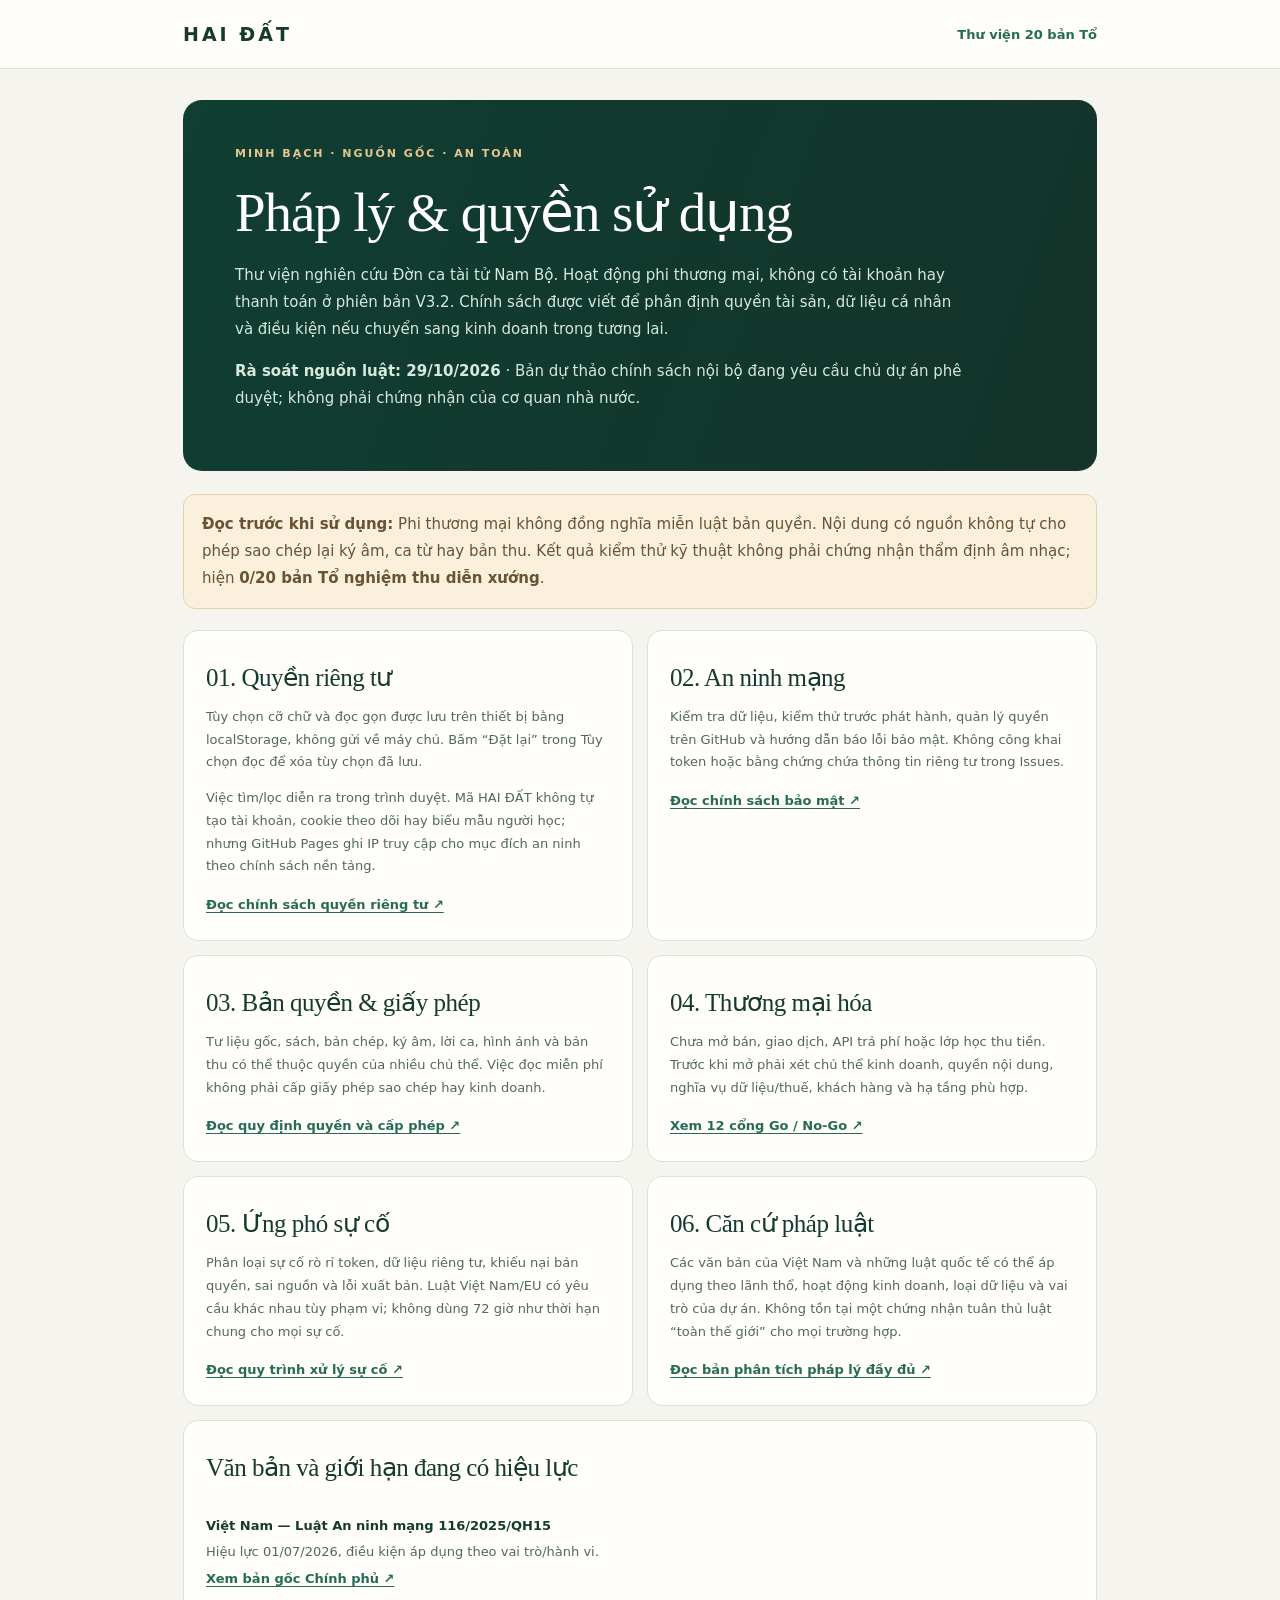
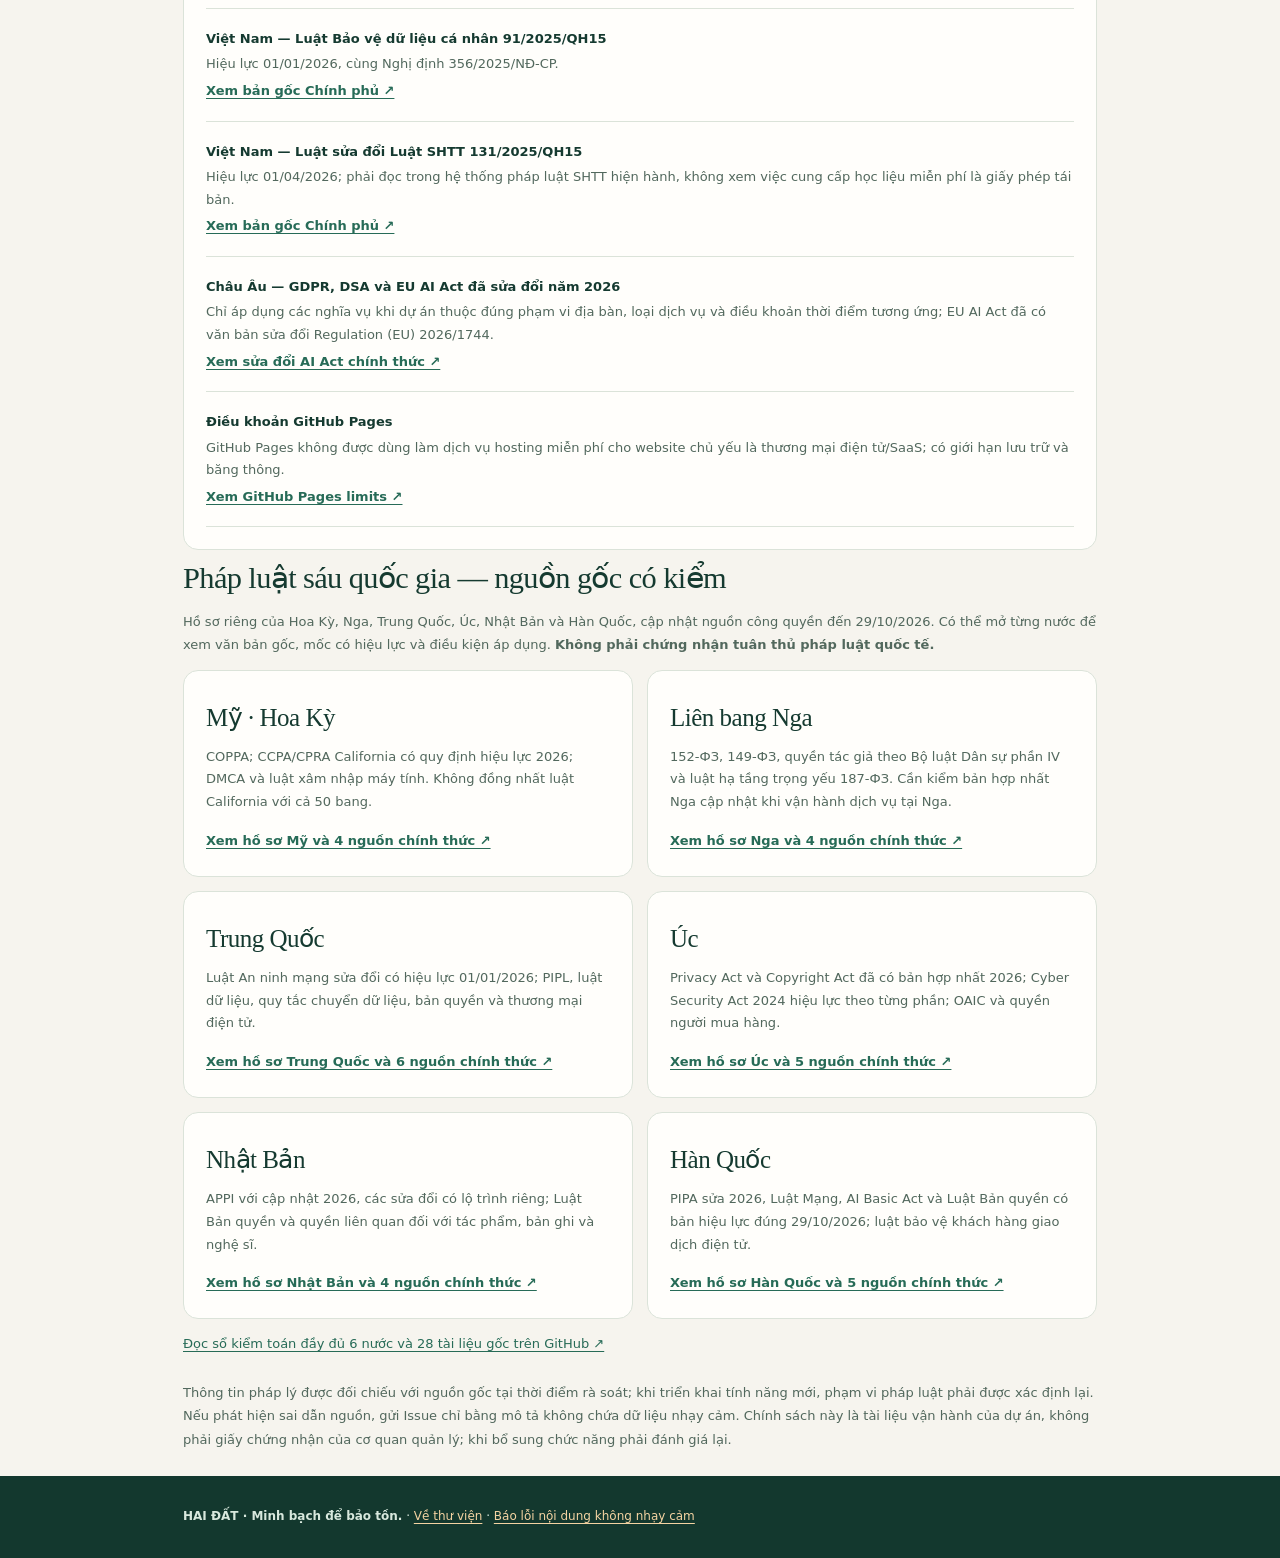
<file: web/v3/legal.html>
<!doctype html>
<html lang="vi">
<head>
<meta charset="utf-8">
<meta name="viewport" content="width=device-width,initial-scale=1">
<meta name="theme-color" content="#f6f4ee">
<meta name="robots" content="index,follow">
<meta name="description" content="HAI ĐẤT: chính sách pháp lý, quyền riêng tư, bản quyền, an ninh mạng và điều kiện sử dụng phi thương mại/thương mại của thư viện nghiên cứu 20 bản Tổ.">
<link rel="canonical" href="https://form997.github.io/Vong-co/web/v3/legal.html">
<title>Pháp lý · Quyền riêng tư · An ninh mạng | HAI ĐẤT</title>
<style>
:root{color-scheme:light;--bg:#f6f4ee;--ink:#153a30;--mid:#52685d;--line:#dbe3d9;--gold:#c89d61;--light:#fffefb}
*{box-sizing:border-box}html{scroll-behavior:smooth}body{background:var(--bg);color:var(--ink);margin:0;font:15px/1.8 system-ui,-apple-system,"Segoe UI",sans-serif}
a{color:#276b57;text-underline-offset:3px;overflow-wrap:anywhere}a:focus-visible{outline:3px solid #bd9455;outline-offset:4px}
.container{max-width:960px;padding:0 23px;margin:auto}
header{border-bottom:1px solid var(--line);background:var(--light);padding:17px 0}
header .container{display:flex;justify-content:space-between;align-items:center;gap:12px;flex-wrap:wrap}
header a{font-weight:800;text-decoration:none;font-size:13px}
header .brand{font-size:19px;letter-spacing:3px;color:var(--ink)}
.hero{margin:31px 0 23px;border-radius:19px;padding:44px clamp(23px,5vw,52px);background:linear-gradient(110deg,#103e33,#143329);color:white}
.eyebrow{text-transform:uppercase;letter-spacing:2px;font-size:11px;font-weight:750;color:#e7c58e}
h1,h2{font:500 1.9rem/1.2 Georgia,"Times New Roman",serif;letter-spacing:-.02em}
h1{font-size:clamp(32px,5.8vw,55px);margin:16px 0 16px}
h2{margin:10px 0 13px}
.hero p{max-width:730px;color:#d6e9dc}
main{padding-bottom:75px}
.notice{margin:21px 0;background:#fbf0dc;border:1px solid #e4d2ad;border-radius:12px;padding:16px 18px;color:#675435}
.grid{display:grid;grid-template-columns:repeat(2,minmax(0,1fr));gap:14px}
.card{min-width:0;background:var(--light);border:1px solid var(--line);border-radius:15px;padding:22px}
.card h2{font-size:25px}
.card p,.card li{font-size:13px;color:var(--mid);line-height:1.75}
.card ul{padding-left:19px}
.card a{font-weight:700;font-size:13px}
.full{grid-column:1/-1}
.data{padding:18px 0;border-bottom:1px solid var(--line);font-size:13px}
.data strong{color:var(--ink)}
.data p{margin:3px 0;color:var(--mid)}
footer{background:#13382e;color:#d8e8dd;padding:30px 0;font-size:12px}
footer a{color:#f4d3a2}
@media(max-width:700px){.grid{grid-template-columns:1fr}.full{grid-column:auto}.container{padding:0 15px}.hero{padding:34px 22px}.card{padding:19px}}
@media(prefers-reduced-motion:reduce){html{scroll-behavior:auto}}
</style>
</head>
<body>
<header><div class="container">
<a class="brand" href="./">HAI ĐẤT</a>
<nav aria-label="Điều hướng"><a href="./">Thư viện 20 bản Tổ</a></nav>
</div></header>
<main class="container">
<section class="hero">
<div class="eyebrow">Minh bạch · Nguồn gốc · An toàn</div>
<h1>Pháp lý &amp; quyền sử dụng</h1>
<p>Thư viện nghiên cứu Đờn ca tài tử Nam Bộ. Hoạt động phi thương mại, không có tài khoản hay thanh toán ở phiên bản V3.2. Chính sách được viết để phân định quyền tài sản, dữ liệu cá nhân và điều kiện nếu chuyển sang kinh doanh trong tương lai.</p>
<p><strong>Rà soát nguồn luật: 29/10/2026</strong> · Bản dự thảo chính sách nội bộ đang yêu cầu chủ dự án phê duyệt; không phải chứng nhận của cơ quan nhà nước.</p>
</section>
<div class="notice" role="note"><strong>Đọc trước khi sử dụng:</strong> Phi thương mại không đồng nghĩa miễn luật bản quyền. Nội dung có nguồn không tự cho phép sao chép lại ký âm, ca từ hay bản thu. Kết quả kiểm thử kỹ thuật không phải chứng nhận thẩm định âm nhạc; hiện <strong>0/20 bản Tổ nghiệm thu diễn xướng</strong>.</div>
<section class="grid" aria-label="Các chính sách HAI ĐẤT">
<article class="card">
<h2>01. Quyền riêng tư</h2>
<p>Tùy chọn cỡ chữ và đọc gọn được lưu trên thiết bị bằng localStorage, không gửi về máy chủ. Bấm “Đặt lại” trong Tùy chọn đọc để xóa tùy chọn đã lưu.</p>
<p>Việc tìm/lọc diễn ra trong trình duyệt. Mã HAI ĐẤT không tự tạo tài khoản, cookie theo dõi hay biểu mẫu người học; nhưng GitHub Pages ghi IP truy cập cho mục đích an ninh theo chính sách nền tảng.</p>
<a href="https://github.com/Form997/Vong-co/blob/main/PRIVACY.md" target="_blank" rel="noopener noreferrer">Đọc chính sách quyền riêng tư ↗</a>
</article>
<article class="card">
<h2>02. An ninh mạng</h2>
<p>Kiểm tra dữ liệu, kiểm thử trước phát hành, quản lý quyền trên GitHub và hướng dẫn báo lỗi bảo mật. Không công khai token hoặc bằng chứng chứa thông tin riêng tư trong Issues.</p>
<a href="https://github.com/Form997/Vong-co/blob/main/SECURITY.md" target="_blank" rel="noopener noreferrer">Đọc chính sách bảo mật ↗</a>
</article>
<article class="card">
<h2>03. Bản quyền &amp; giấy phép</h2>
<p>Tư liệu gốc, sách, bản chép, ký âm, lời ca, hình ảnh và bản thu có thể thuộc quyền của nhiều chủ thể. Việc đọc miễn phí không phải cấp giấy phép sao chép hay kinh doanh.</p>
<a href="https://github.com/Form997/Vong-co/blob/main/RIGHTS_AND_LICENSING.md" target="_blank" rel="noopener noreferrer">Đọc quy định quyền và cấp phép ↗</a>
</article>
<article class="card">
<h2>04. Thương mại hóa</h2>
<p>Chưa mở bán, giao dịch, API trả phí hoặc lớp học thu tiền. Trước khi mở phải xét chủ thể kinh doanh, quyền nội dung, nghĩa vụ dữ liệu/thuế, khách hàng và hạ tầng phù hợp.</p>
<a href="https://github.com/Form997/Vong-co/blob/main/docs/quy-trinh-thuong-mai-hoa.md" target="_blank" rel="noopener noreferrer">Xem 12 cổng Go / No-Go ↗</a>
</article>
<article class="card">
<h2>05. Ứng phó sự cố</h2>
<p>Phân loại sự cố rò rỉ token, dữ liệu riêng tư, khiếu nại bản quyền, sai nguồn và lỗi xuất bản. Luật Việt Nam/EU có yêu cầu khác nhau tùy phạm vi; không dùng 72 giờ như thời hạn chung cho mọi sự cố.</p>
<a href="https://github.com/Form997/Vong-co/blob/main/docs/quy-trinh-ung-pho-su-co.md" target="_blank" rel="noopener noreferrer">Đọc quy trình xử lý sự cố ↗</a>
</article>
<article class="card">
<h2>06. Căn cứ pháp luật</h2>
<p>Các văn bản của Việt Nam và những luật quốc tế có thể áp dụng theo lãnh thổ, hoạt động kinh doanh, loại dữ liệu và vai trò của dự án. Không tồn tại một chứng nhận tuân thủ luật “toàn thế giới” cho mọi trường hợp.</p>
<a href="https://github.com/Form997/Vong-co/blob/main/docs/phap-ly-an-ninh-mang-v3.2.md" target="_blank" rel="noopener noreferrer">Đọc bản phân tích pháp lý đầy đủ ↗</a>
</article>
<article class="card full">
<h2>Văn bản và giới hạn đang có hiệu lực</h2>
<div class="data"><strong>Việt Nam — Luật An ninh mạng 116/2025/QH15</strong><p>Hiệu lực 01/07/2026, điều kiện áp dụng theo vai trò/hành vi.</p><a href="https://vanban.chinhphu.vn/?docid=216499&pageid=27160" target="_blank" rel="noopener noreferrer">Xem bản gốc Chính phủ ↗</a></div>
<div class="data"><strong>Việt Nam — Luật Bảo vệ dữ liệu cá nhân 91/2025/QH15</strong><p>Hiệu lực 01/01/2026, cùng Nghị định 356/2025/NĐ-CP.</p><a href="https://vanban.chinhphu.vn/?docid=214590&pageid=27160" target="_blank" rel="noopener noreferrer">Xem bản gốc Chính phủ ↗</a></div>
<div class="data"><strong>Việt Nam — Luật sửa đổi Luật SHTT 131/2025/QH15</strong><p>Hiệu lực 01/04/2026; phải đọc trong hệ thống pháp luật SHTT hiện hành, không xem việc cung cấp học liệu miễn phí là giấy phép tái bản.</p><a href="https://vanban.chinhphu.vn/?docid=216511&pageid=27160" target="_blank" rel="noopener noreferrer">Xem bản gốc Chính phủ ↗</a></div>
<div class="data"><strong>Châu Âu — GDPR, DSA và EU AI Act đã sửa đổi năm 2026</strong><p>Chỉ áp dụng các nghĩa vụ khi dự án thuộc đúng phạm vi địa bàn, loại dịch vụ và điều khoản thời điểm tương ứng; EU AI Act đã có văn bản sửa đổi Regulation (EU) 2026/1744.</p><a href="https://eur-lex.europa.eu/eli/reg/2026/1744/oj" target="_blank" rel="noopener noreferrer">Xem sửa đổi AI Act chính thức ↗</a></div>
<div class="data"><strong>Điều khoản GitHub Pages</strong><p>GitHub Pages không được dùng làm dịch vụ hosting miễn phí cho website chủ yếu là thương mại điện tử/SaaS; có giới hạn lưu trữ và băng thông.</p><a href="https://docs.github.com/en/pages/getting-started-with-github-pages/github-pages-limits" target="_blank" rel="noopener noreferrer">Xem GitHub Pages limits ↗</a></div>
</article>
</section>
<section aria-labelledby="six-countries">
<h2 id="six-countries">Pháp luật sáu quốc gia — nguồn gốc có kiểm</h2>
<p style="font-size:13px;color:#52685d">Hồ sơ riêng của Hoa Kỳ, Nga, Trung Quốc, Úc, Nhật Bản và Hàn Quốc, cập nhật nguồn công quyền đến 29/10/2026. Có thể mở từng nước để xem văn bản gốc, mốc có hiệu lực và điều kiện áp dụng. <strong>Không phải chứng nhận tuân thủ pháp luật quốc tế.</strong></p>
<div class="grid">
<article class="card"><h2>Mỹ · Hoa Kỳ</h2><p>COPPA; CCPA/CPRA California có quy định hiệu lực 2026; DMCA và luật xâm nhập máy tính. Không đồng nhất luật California với cả 50 bang.</p><a href="quoc-gia/my.html">Xem hồ sơ Mỹ và 4 nguồn chính thức ↗</a></article>
<article class="card"><h2>Liên bang Nga</h2><p>152-ФЗ, 149-ФЗ, quyền tác giả theo Bộ luật Dân sự phần IV và luật hạ tầng trọng yếu 187-ФЗ. Cần kiểm bản hợp nhất Nga cập nhật khi vận hành dịch vụ tại Nga.</p><a href="quoc-gia/nga.html">Xem hồ sơ Nga và 4 nguồn chính thức ↗</a></article>
<article class="card"><h2>Trung Quốc</h2><p>Luật An ninh mạng sửa đổi có hiệu lực 01/01/2026; PIPL, luật dữ liệu, quy tắc chuyển dữ liệu, bản quyền và thương mại điện tử.</p><a href="quoc-gia/trung-quoc.html">Xem hồ sơ Trung Quốc và 6 nguồn chính thức ↗</a></article>
<article class="card"><h2>Úc</h2><p>Privacy Act và Copyright Act đã có bản hợp nhất 2026; Cyber Security Act 2024 hiệu lực theo từng phần; OAIC và quyền người mua hàng.</p><a href="quoc-gia/uc.html">Xem hồ sơ Úc và 5 nguồn chính thức ↗</a></article>
<article class="card"><h2>Nhật Bản</h2><p>APPI với cập nhật 2026, các sửa đổi có lộ trình riêng; Luật Bản quyền và quyền liên quan đối với tác phẩm, bản ghi và nghệ sĩ.</p><a href="quoc-gia/nhat-ban.html">Xem hồ sơ Nhật Bản và 4 nguồn chính thức ↗</a></article>
<article class="card"><h2>Hàn Quốc</h2><p>PIPA sửa 2026, Luật Mạng, AI Basic Act và Luật Bản quyền có bản hiệu lực đúng 29/10/2026; luật bảo vệ khách hàng giao dịch điện tử.</p><a href="quoc-gia/han-quoc.html">Xem hồ sơ Hàn Quốc và 5 nguồn chính thức ↗</a></article>
</div>
<p style="font-size:13px;color:#52685d"><a href="https://github.com/Form997/Vong-co/tree/main/docs/phap-ly-quoc-te" target="_blank" rel="noopener noreferrer">Đọc sổ kiểm toán đầy đủ 6 nước và 28 tài liệu gốc trên GitHub ↗</a></p>
</section>
<p style="font-size:13px;color:#52685d;margin:25px 0">Thông tin pháp lý được đối chiếu với nguồn gốc tại thời điểm rà soát; khi triển khai tính năng mới, phạm vi pháp luật phải được xác định lại. Nếu phát hiện sai dẫn nguồn, gửi Issue chỉ bằng mô tả không chứa dữ liệu nhạy cảm. Chính sách này là tài liệu vận hành của dự án, không phải giấy chứng nhận của cơ quan quản lý; khi bổ sung chức năng phải đánh giá lại.</p>
</main>
<footer><div class="container"><strong>HAI ĐẤT · Minh bạch để bảo tồn.</strong> · <a href="./">Về thư viện</a> · <a href="https://github.com/Form997/Vong-co/issues">Báo lỗi nội dung không nhạy cảm</a></div></footer>
</body></html>
</file>
